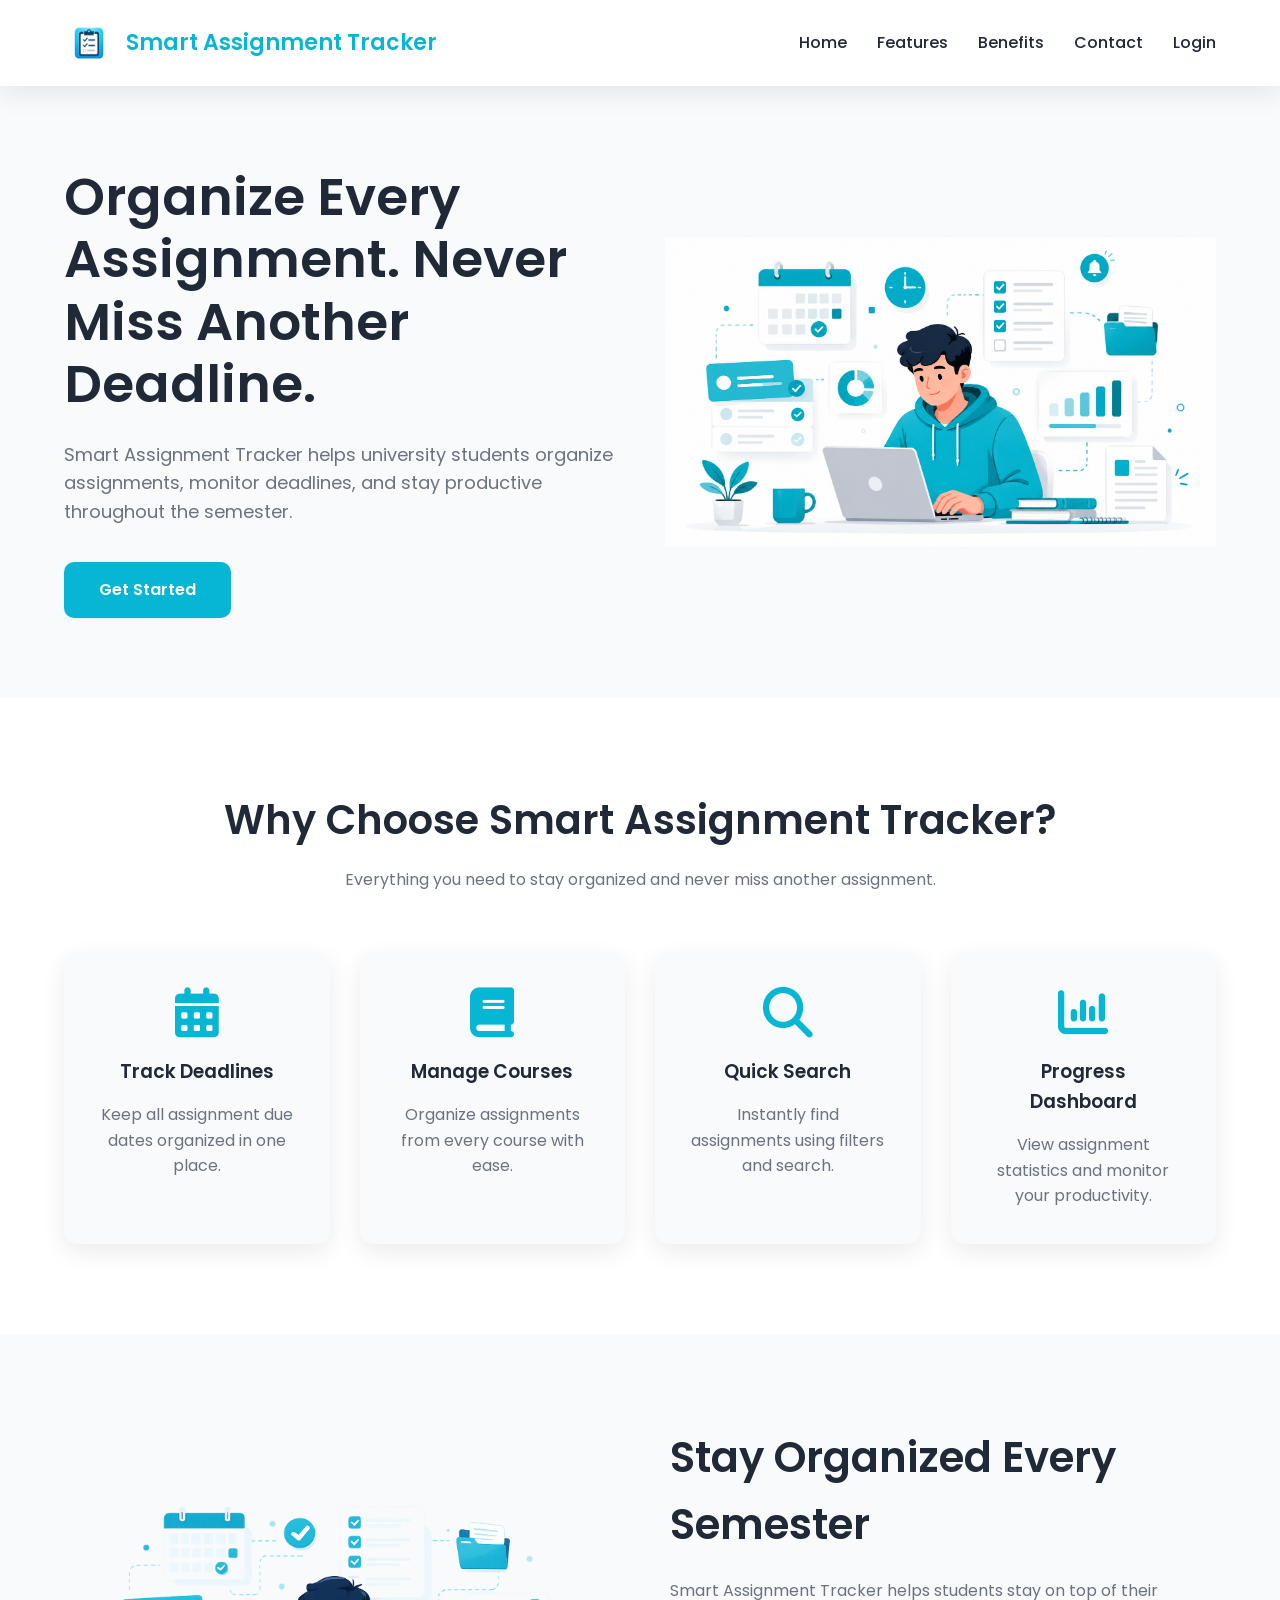
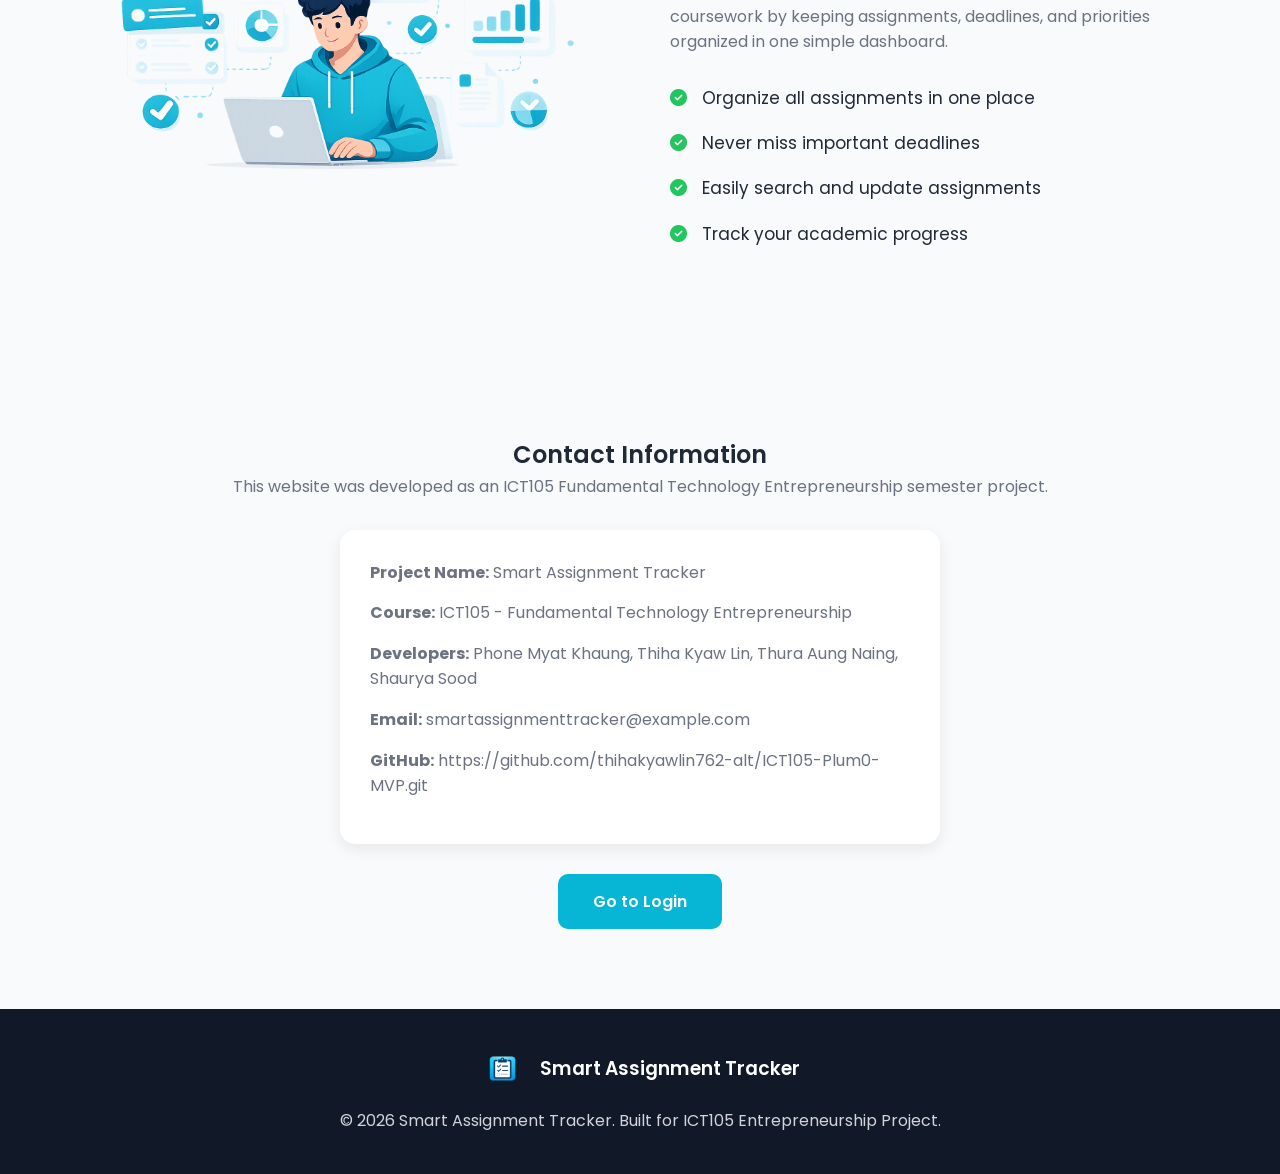
<file: Prototype/SmartAssignmentTracker - Final Prototype Lab 14/index.html>
<!DOCTYPE html>
<html lang="en">
<head>
    <meta charset="UTF-8">
    <meta name="viewport" content="width=device-width, initial-scale=1.0">
    <title>Smart Assignment Tracker</title>

    <!-- CSS -->
    <link rel="stylesheet" href="css/style.css">

    <!-- Font Awesome Icons -->
    <link rel="stylesheet"
    href="https://cdnjs.cloudflare.com/ajax/libs/font-awesome/6.7.2/css/all.min.css">
</head>

<body>

    <!-- =========================
         HEADER
    ========================== -->
    <header class="header">

        <div class="container navbar">

            <div class="logo">

                <img src="assets/logo/logo.png" alt="Smart Assignment Tracker Logo">

                <h2>Smart Assignment Tracker</h2>

            </div>

            <nav>

                <ul>

                    <li><a href="#">Home</a></li>

<li><a href="#features">Features</a></li>

<li><a href="#benefits">Benefits</a></li>

<li><a href="#contact">Contact</a></li>

<li><a href="login.html">Login</a></li>

                </ul>

            </nav>

        </div>

    </header>

    <!-- =========================
         HERO SECTION
    ========================== -->

    <section class="hero">

        <div class="container hero-content">

            <div class="hero-text">

                <h1>
                    Organize Every Assignment.
                    Never Miss Another Deadline.
                </h1>

                <p>

                    Smart Assignment Tracker helps university students
                    organize assignments, monitor deadlines,
                    and stay productive throughout the semester.

                </p>

                <a href="login.html" class="btn-primary">
                    Get Started
                </a>

            </div>

            <div class="hero-image">

                <img src="assets/images/hero-banner.png"
                alt="Hero Banner">

            </div>

        </div>

    </section>

<!-- =========================
     FEATURES
========================== -->

<section id="features" class="features">

    <div class="container">

        <h2 class="section-title">
            Why Choose Smart Assignment Tracker?
        </h2>

        <p class="section-subtitle">
            Everything you need to stay organized and never miss another assignment.
        </p>

        <div class="feature-grid">

            <div class="feature-card">

                <i class="fa-solid fa-calendar-days"></i>

                <h3>Track Deadlines</h3>

                <p>
                    Keep all assignment due dates organized in one place.
                </p>

            </div>

            <div class="feature-card">

                <i class="fa-solid fa-book"></i>

                <h3>Manage Courses</h3>

                <p>
                    Organize assignments from every course with ease.
                </p>

            </div>

            <div class="feature-card">

                <i class="fa-solid fa-magnifying-glass"></i>

                <h3>Quick Search</h3>

                <p>
                    Instantly find assignments using filters and search.
                </p>

            </div>

            <div class="feature-card">

                <i class="fa-solid fa-chart-column"></i>

                <h3>Progress Dashboard</h3>

                <p>
                    View assignment statistics and monitor your productivity.
                </p>

            </div>

        </div>

    </div>

</section>

<!-- =========================
     BENEFITS
========================== -->

<section id="benefits" class="benefits">

    <div class="container benefits-content">

        <div class="benefits-image">

            <img src="assets/images/benefits.png" alt="Benefits Illustration">

        </div>

        <div class="benefits-text">

            <h2>Stay Organized Every Semester</h2>

            <p>
                Smart Assignment Tracker helps students stay on top of their
                coursework by keeping assignments, deadlines, and priorities
                organized in one simple dashboard.
            </p>

            <ul>

                <li><i class="fa-solid fa-circle-check"></i> Organize all assignments in one place</li>

                <li><i class="fa-solid fa-circle-check"></i> Never miss important deadlines</li>

                <li><i class="fa-solid fa-circle-check"></i> Easily search and update assignments</li>

                <li><i class="fa-solid fa-circle-check"></i> Track your academic progress</li>

            </ul>

        </div>

    </div>

</section>

<!-- =========================
     CALL TO ACTION
========================== -->

<section id="contact" class="contact">

    <div class="container">

        <h2>Contact Information</h2>

        <p>
            This website was developed as an ICT105 Fundamental Technology Entrepreneurship semester project.
        </p>

        <div class="contact-info">

            <p><strong>Project Name:</strong> Smart Assignment Tracker</p>

            <p><strong>Course:</strong> ICT105 - Fundamental Technology Entrepreneurship</p>

            <p><strong>Developers:</strong> Phone Myat Khaung, Thiha Kyaw Lin, Thura Aung Naing, Shaurya Sood</p>

            <p><strong>Email:</strong> smartassignmenttracker@example.com</p>

            <p><strong>GitHub:</strong> https://github.com/thihakyawlin762-alt/ICT105-Plum0-MVP.git</p>

        </div>

        <a href="login.html" class="btn-primary">
            Go to Login
        </a>

    </div>

</section>

<!-- =========================
     FOOTER
========================== -->

<footer id="footer" class="footer">

    <div class="container">

        <div class="footer-logo">

            <img src="assets/logo/logo.png" alt="Logo">

            <h3>Smart Assignment Tracker</h3>

        </div>

        <p>
            © 2026 Smart Assignment Tracker. Built for ICT105 Entrepreneurship Project.
        </p>

    </div>

</footer>


</body>
</html>
</file>
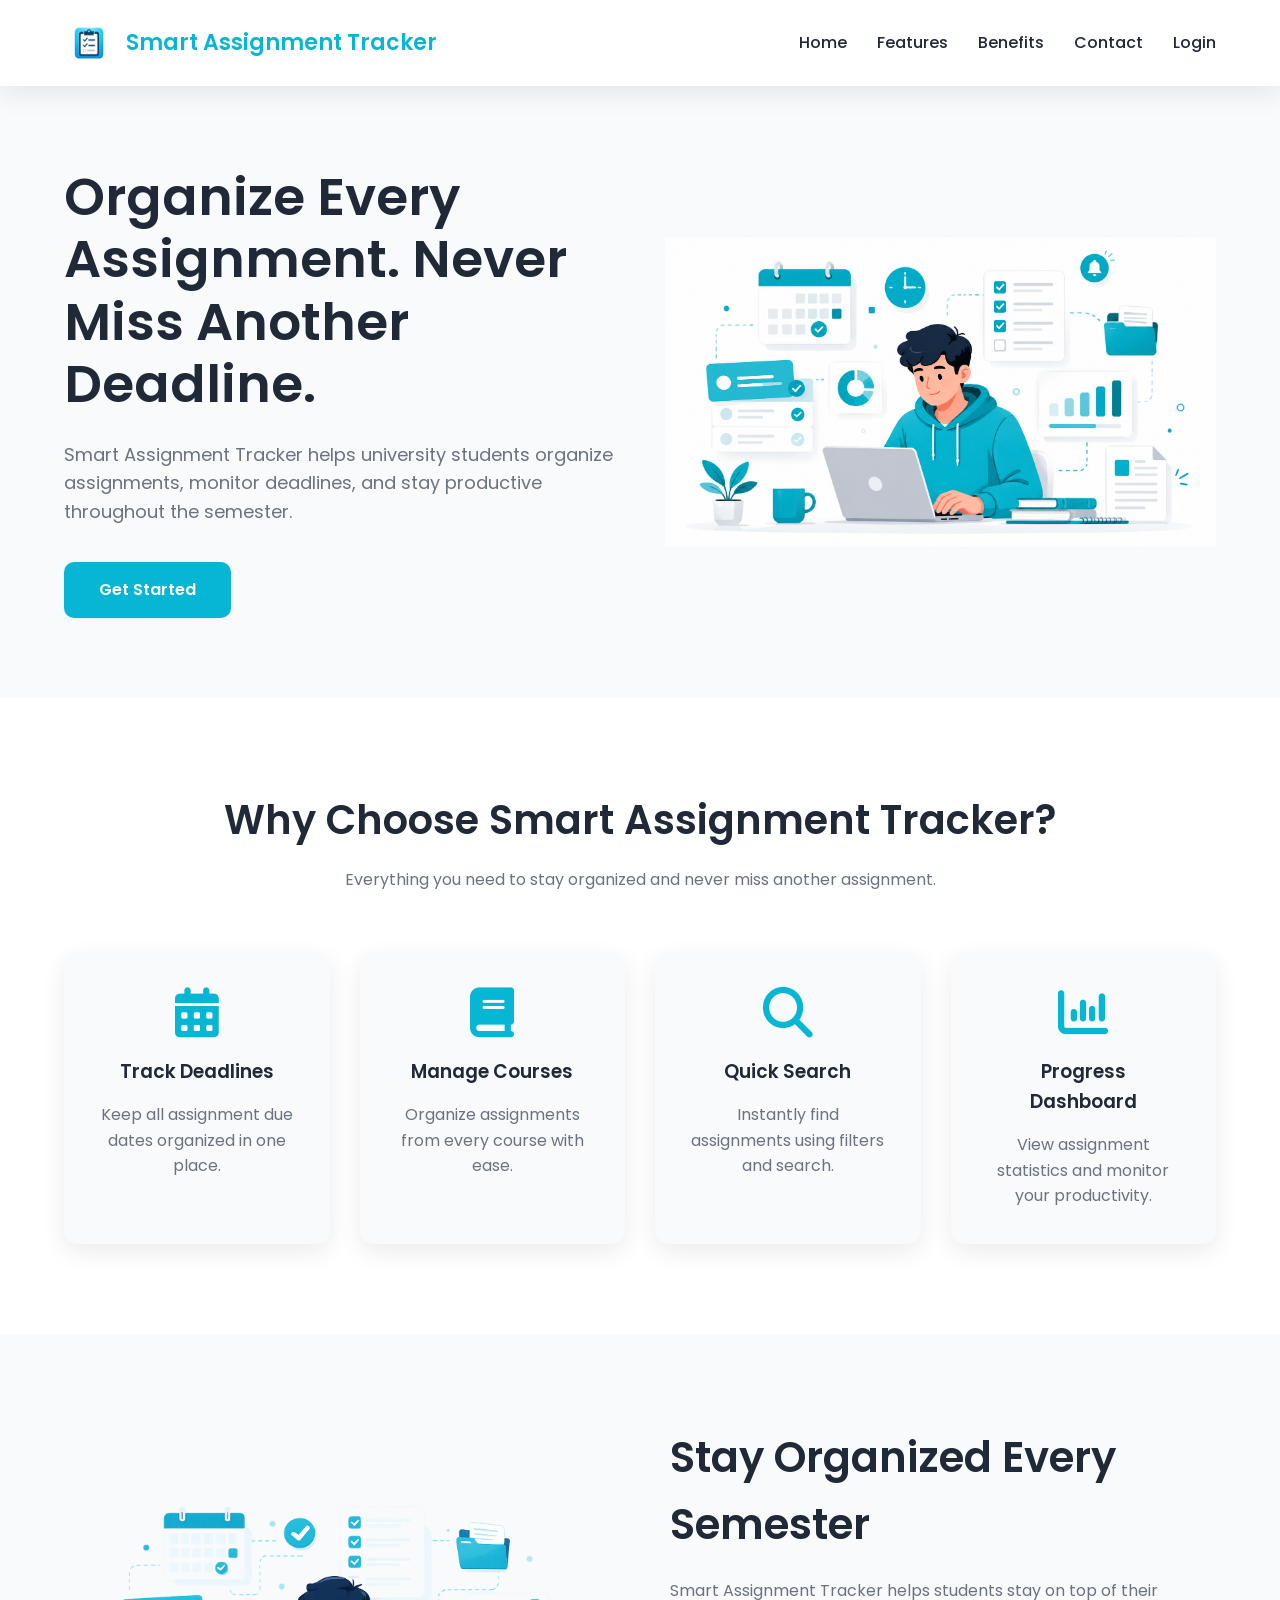
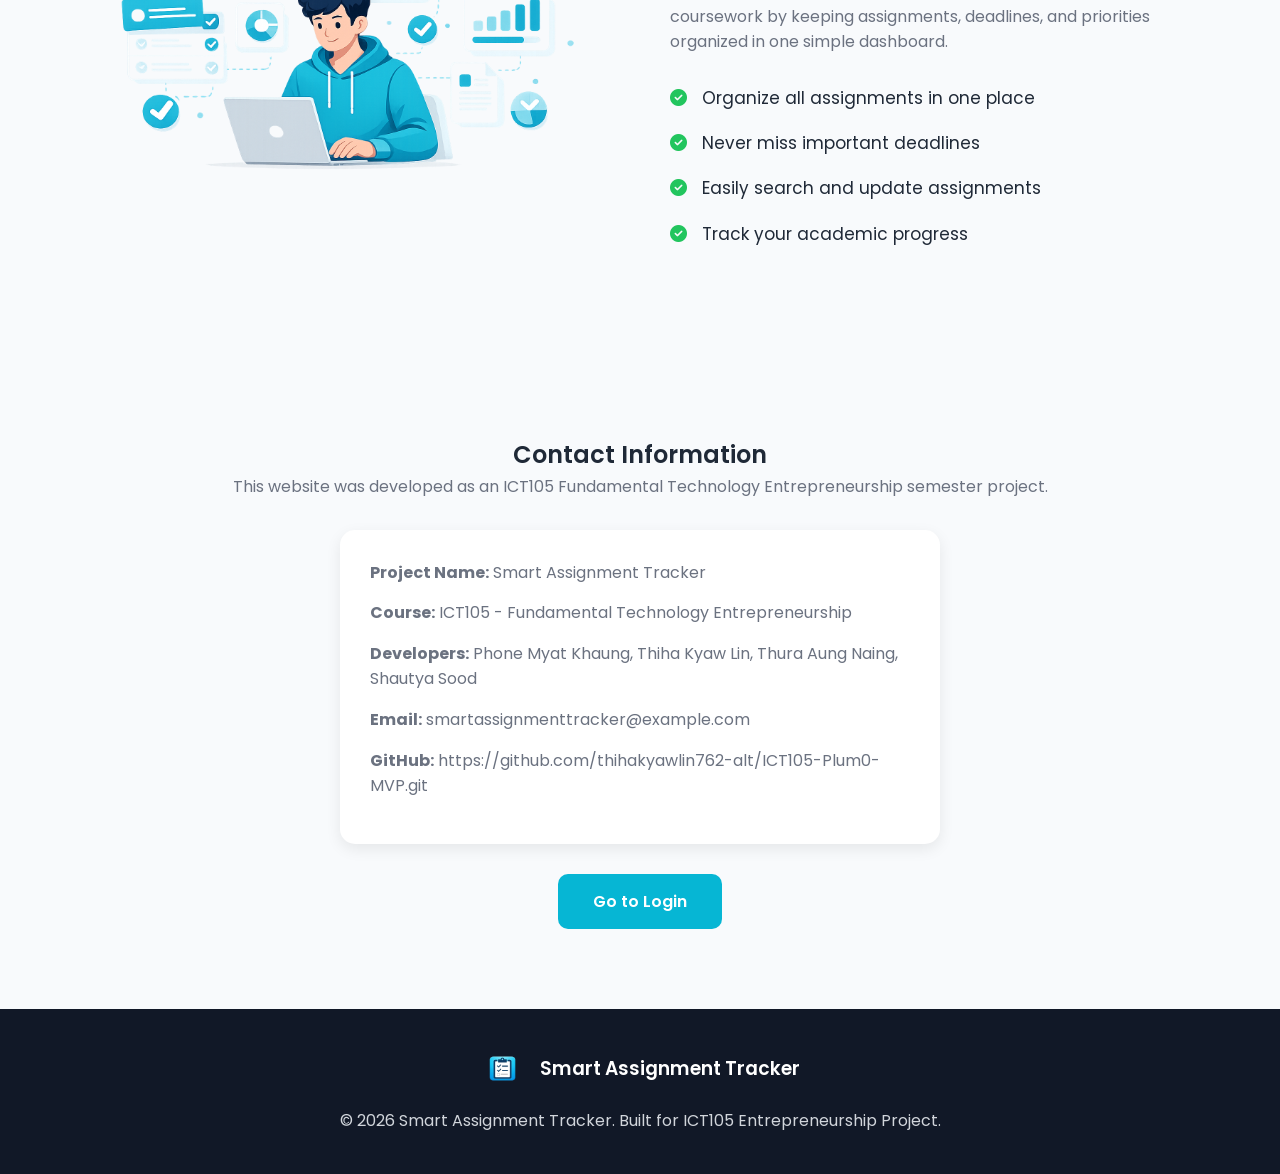
<file: Prototype/SmartAssignmentTracker - Lab 07/index.html>
<!DOCTYPE html>
<html lang="en">
<head>
    <meta charset="UTF-8">
    <meta name="viewport" content="width=device-width, initial-scale=1.0">
    <title>Smart Assignment Tracker</title>

    <!-- CSS -->
    <link rel="stylesheet" href="css/style.css">

    <!-- Font Awesome Icons -->
    <link rel="stylesheet"
    href="https://cdnjs.cloudflare.com/ajax/libs/font-awesome/6.7.2/css/all.min.css">
</head>

<body>

    <!-- =========================
         HEADER
    ========================== -->
    <header class="header">

        <div class="container navbar">

            <div class="logo">

                <img src="assets/logo/logo.png" alt="Smart Assignment Tracker Logo">

                <h2>Smart Assignment Tracker</h2>

            </div>

            <nav>

                <ul>

                    <li><a href="#">Home</a></li>

<li><a href="#features">Features</a></li>

<li><a href="#benefits">Benefits</a></li>

<li><a href="#contact">Contact</a></li>

<li><a href="login.html">Login</a></li>

                </ul>

            </nav>

        </div>

    </header>

    <!-- =========================
         HERO SECTION
    ========================== -->

    <section class="hero">

        <div class="container hero-content">

            <div class="hero-text">

                <h1>
                    Organize Every Assignment.
                    Never Miss Another Deadline.
                </h1>

                <p>

                    Smart Assignment Tracker helps university students
                    organize assignments, monitor deadlines,
                    and stay productive throughout the semester.

                </p>

                <a href="login.html" class="btn-primary">
                    Get Started
                </a>

            </div>

            <div class="hero-image">

                <img src="assets/images/hero-banner.png"
                alt="Hero Banner">

            </div>

        </div>

    </section>

<!-- =========================
     FEATURES
========================== -->

<section id="features" class="features">

    <div class="container">

        <h2 class="section-title">
            Why Choose Smart Assignment Tracker?
        </h2>

        <p class="section-subtitle">
            Everything you need to stay organized and never miss another assignment.
        </p>

        <div class="feature-grid">

            <div class="feature-card">

                <i class="fa-solid fa-calendar-days"></i>

                <h3>Track Deadlines</h3>

                <p>
                    Keep all assignment due dates organized in one place.
                </p>

            </div>

            <div class="feature-card">

                <i class="fa-solid fa-book"></i>

                <h3>Manage Courses</h3>

                <p>
                    Organize assignments from every course with ease.
                </p>

            </div>

            <div class="feature-card">

                <i class="fa-solid fa-magnifying-glass"></i>

                <h3>Quick Search</h3>

                <p>
                    Instantly find assignments using filters and search.
                </p>

            </div>

            <div class="feature-card">

                <i class="fa-solid fa-chart-column"></i>

                <h3>Progress Dashboard</h3>

                <p>
                    View assignment statistics and monitor your productivity.
                </p>

            </div>

        </div>

    </div>

</section>

<!-- =========================
     BENEFITS
========================== -->

<section id="benefits" class="benefits">

    <div class="container benefits-content">

        <div class="benefits-image">

            <img src="assets/images/benefits.png" alt="Benefits Illustration">

        </div>

        <div class="benefits-text">

            <h2>Stay Organized Every Semester</h2>

            <p>
                Smart Assignment Tracker helps students stay on top of their
                coursework by keeping assignments, deadlines, and priorities
                organized in one simple dashboard.
            </p>

            <ul>

                <li><i class="fa-solid fa-circle-check"></i> Organize all assignments in one place</li>

                <li><i class="fa-solid fa-circle-check"></i> Never miss important deadlines</li>

                <li><i class="fa-solid fa-circle-check"></i> Easily search and update assignments</li>

                <li><i class="fa-solid fa-circle-check"></i> Track your academic progress</li>

            </ul>

        </div>

    </div>

</section>

<!-- =========================
     CALL TO ACTION
========================== -->

<section id="contact" class="contact">

    <div class="container">

        <h2>Contact Information</h2>

        <p>
            This website was developed as an ICT105 Fundamental Technology Entrepreneurship semester project.
        </p>

        <div class="contact-info">

            <p><strong>Project Name:</strong> Smart Assignment Tracker</p>

            <p><strong>Course:</strong> ICT105 - Fundamental Technology Entrepreneurship</p>

            <p><strong>Developers:</strong> Phone Myat Khaung, Thiha Kyaw Lin, Thura Aung Naing, Shautya Sood</p>

            <p><strong>Email:</strong> smartassignmenttracker@example.com</p>

            <p><strong>GitHub:</strong> https://github.com/thihakyawlin762-alt/ICT105-Plum0-MVP.git</p>

        </div>

        <a href="login.html" class="btn-primary">
            Go to Login
        </a>

    </div>

</section>

<!-- =========================
     FOOTER
========================== -->

<footer id="footer" class="footer">

    <div class="container">

        <div class="footer-logo">

            <img src="assets/logo/logo.png" alt="Logo">

            <h3>Smart Assignment Tracker</h3>

        </div>

        <p>
            © 2026 Smart Assignment Tracker. Built for ICT105 Entrepreneurship Project.
        </p>

    </div>

</footer>


</body>
</html>
</file>
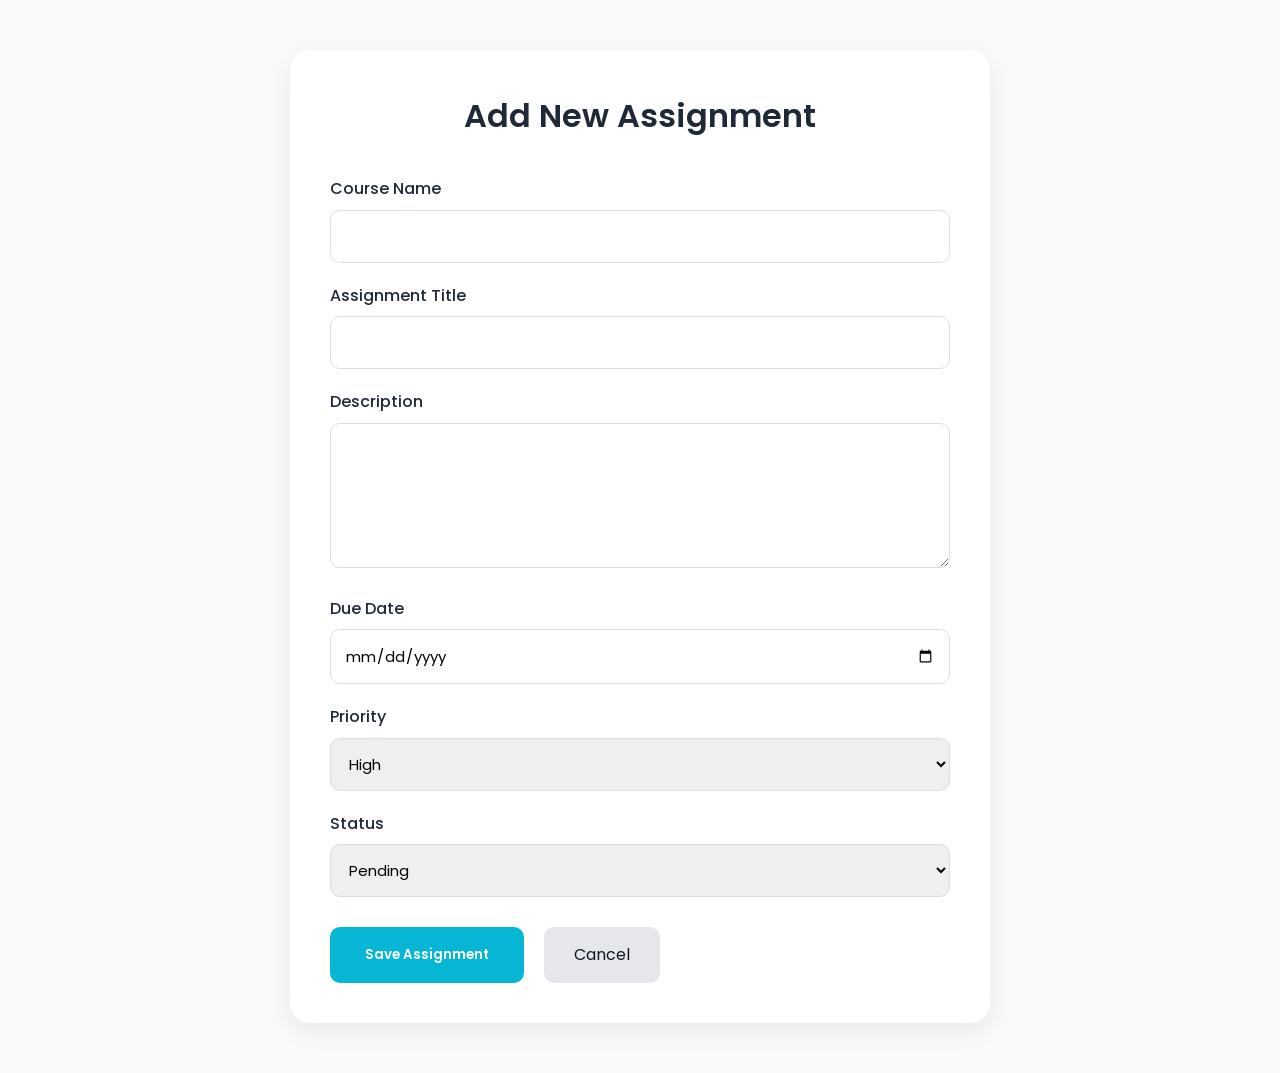
<file: Prototype/SmartAssignmentTracker - Final Prototype Lab 14/add-assignment.html>
<!DOCTYPE html>
<html lang="en">

<head>

    <meta charset="UTF-8">

    <meta name="viewport"
          content="width=device-width, initial-scale=1.0">

    <title>Add Assignment</title>

    <link rel="stylesheet" href="css/style.css">

    <link rel="stylesheet"
    href="https://cdnjs.cloudflare.com/ajax/libs/font-awesome/6.7.2/css/all.min.css">

</head>

<body>

<div class="form-page">

    <div class="form-card">

        <h1>Add New Assignment</h1>

        <form id="assignmentForm">

            <div class="input-group">

                <label>Course Name</label>

                <input
                    type="text"
                    id="course"
                    required>

            </div>

            <div class="input-group">

                <label>Assignment Title</label>

                <input
                    type="text"
                    id="title"
                    required>

            </div>

            <div class="input-group">

                <label>Description</label>

                <textarea
                    id="description"
                    rows="5"
                    required></textarea>

            </div>

            <div class="input-group">

                <label>Due Date</label>

                <input
                    type="date"
                    id="dueDate"
                    required>

            </div>

            <div class="input-group">

                <label>Priority</label>

                <select id="priority">

                    <option>High</option>

                    <option>Medium</option>

                    <option>Low</option>

                </select>

            </div>

            <div class="input-group">

                <label>Status</label>

                <select id="status">

                    <option>Pending</option>

                    <option>Completed</option>

                </select>

            </div>

            <div class="form-buttons">

                <button
                    type="submit"
                    class="btn-primary">

                    Save Assignment

                </button>

                <a href="dashboard.html"
                   class="cancel-btn">

                    Cancel

                </a>

            </div>

        </form>

    </div>

</div>

<script src="js/storage.js"></script>
<script src="js/script.js"></script>

</body>
</html>
</file>
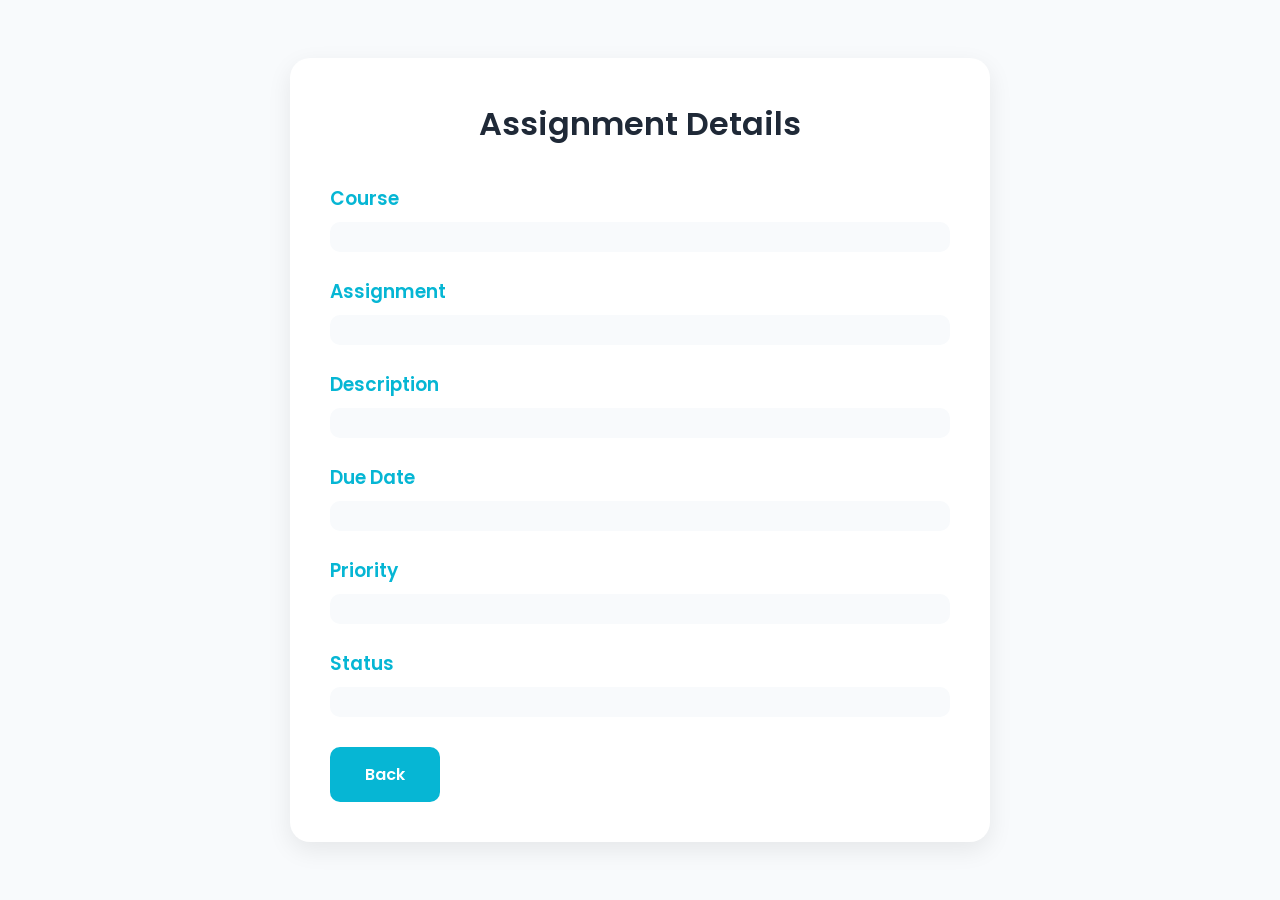
<file: Prototype/SmartAssignmentTracker - Final Prototype Lab 14/assignment-details.html>
<!DOCTYPE html>
<html lang="en">

<head>

    <meta charset="UTF-8">

    <meta name="viewport"
          content="width=device-width, initial-scale=1.0">

    <title>Assignment Details</title>

    <link rel="stylesheet" href="css/style.css">

    <link rel="stylesheet"
    href="https://cdnjs.cloudflare.com/ajax/libs/font-awesome/6.7.2/css/all.min.css">

</head>

<body>

<div class="form-page">

    <div class="form-card">

        <h1>Assignment Details</h1>

        <div class="detail-group">

            <h3>Course</h3>

            <p id="detail-course"></p>

        </div>

        <div class="detail-group">

            <h3>Assignment</h3>

            <p id="detail-title"></p>

        </div>

        <div class="detail-group">

            <h3>Description</h3>

            <p id="detail-description"></p>

        </div>

        <div class="detail-group">

            <h3>Due Date</h3>

            <p id="detail-date"></p>

        </div>

        <div class="detail-group">

            <h3>Priority</h3>

            <p id="detail-priority"></p>

        </div>

        <div class="detail-group">

            <h3>Status</h3>

            <p id="detail-status"></p>

        </div>

        <div class="form-buttons">

            <a href="dashboard.html"
               class="btn-primary">

                Back

            </a>

        </div>

    </div>

</div>

<script src="js/details.js"></script>

</body>

</html>
</file>
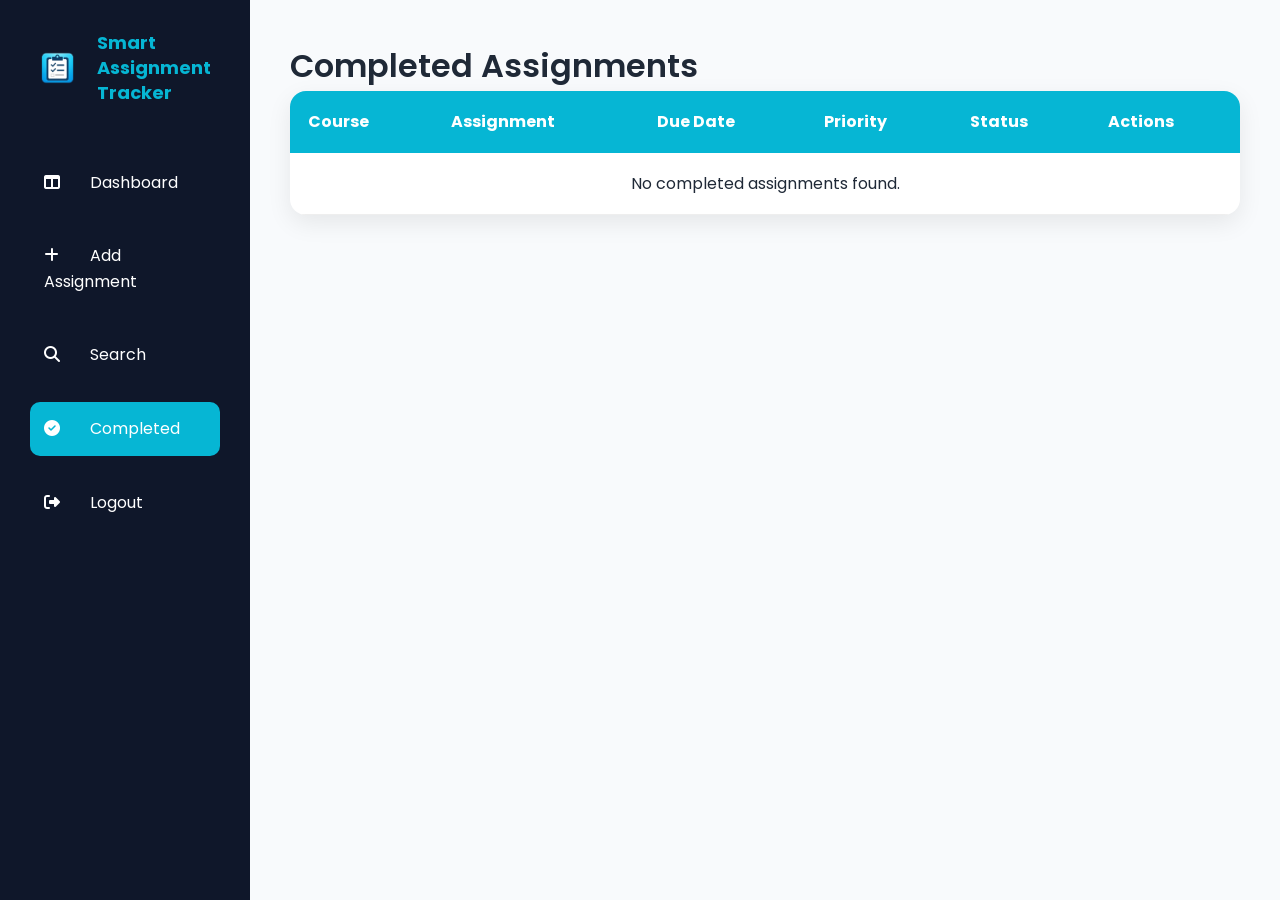
<file: Prototype/SmartAssignmentTracker - Final Prototype Lab 14/completed.html>
<!DOCTYPE html>
<html lang="en">

<head>

    <meta charset="UTF-8">

    <meta name="viewport" content="width=device-width, initial-scale=1.0">

    <title>Completed Assignments | Smart Assignment Tracker</title>

    <link rel="stylesheet" href="css/style.css">

    <link rel="stylesheet"
          href="https://cdnjs.cloudflare.com/ajax/libs/font-awesome/6.7.2/css/all.min.css">

</head>

<body>

<div class="dashboard-container">

    <aside class="sidebar">

        <div class="sidebar-logo">

            <img src="assets/logo/logo.png" alt="Logo">

            <h2>
                Smart<br>
                Assignment<br>
                Tracker
            </h2>

        </div>

        <ul>

            <li><a href="dashboard.html"><i class="fa-solid fa-table-columns"></i> Dashboard</a></li>

            <li><a href="add-assignment.html"><i class="fa-solid fa-plus"></i> Add Assignment</a></li>

            <li><a href="search.html"><i class="fa-solid fa-magnifying-glass"></i> Search</a></li>

            <li class="active">
                <a href="completed.html">
                    <i class="fa-solid fa-circle-check"></i> Completed
                </a>
            </li>

            <li><a href="index.html"><i class="fa-solid fa-right-from-bracket"></i> Logout</a></li>

        </ul>

    </aside>

    <main class="dashboard-content">

        <h1>Completed Assignments</h1>

        <table class="assignment-table">

            <thead>

                <tr>

                    <th>Course</th>
                    <th>Assignment</th>
                    <th>Due Date</th>
                    <th>Priority</th>
                    <th>Status</th>
                    <th>Actions</th>

                </tr>

            </thead>

            <tbody>

            </tbody>

        </table>

    </main>

</div>

<script src="js/storage.js"></script>
<script src="js/ui.js"></script>
<script src="js/completed.js"></script>

</body>

</html>
</file>
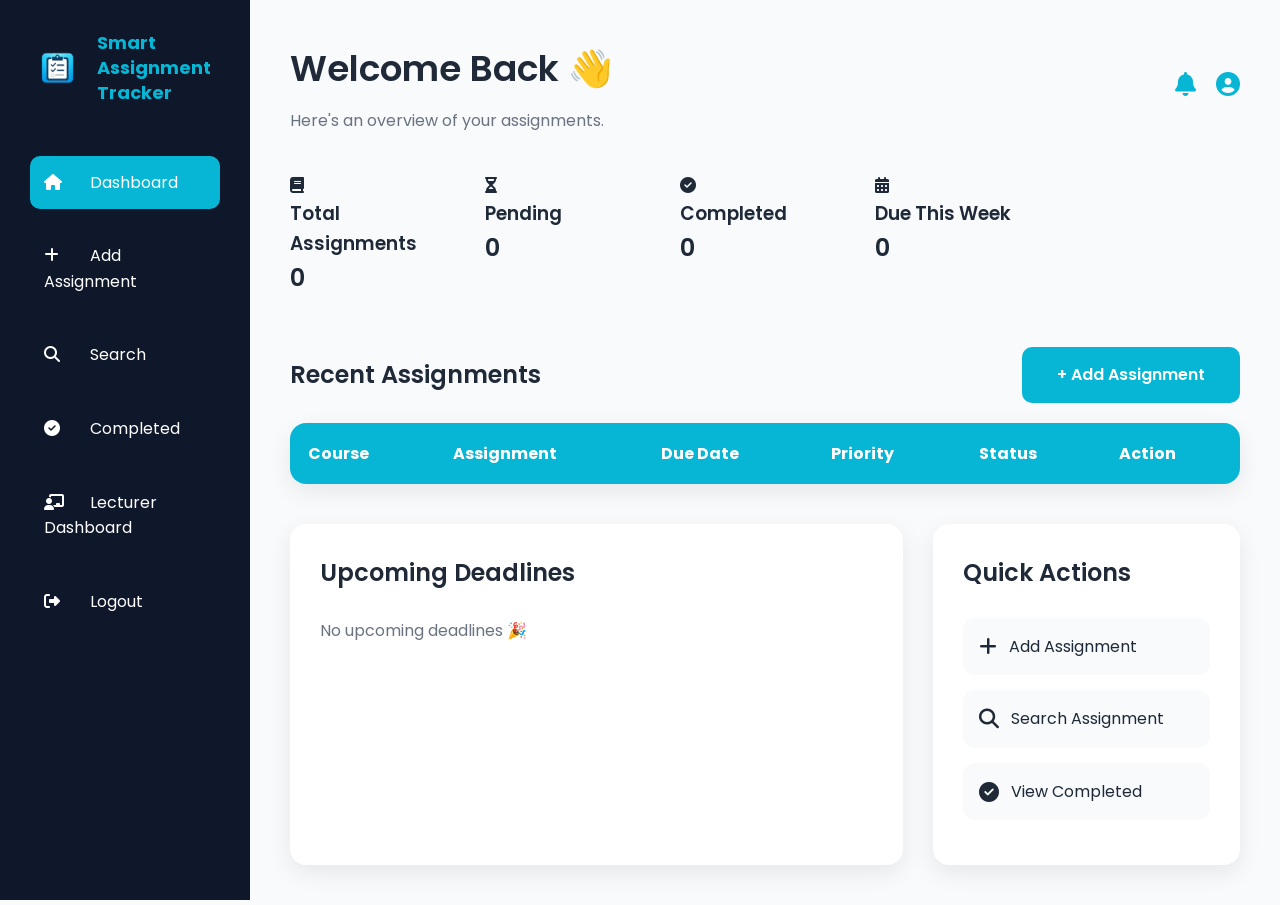
<file: Prototype/SmartAssignmentTracker - Final Prototype Lab 14/dashboard.html>
<!DOCTYPE html>
<html lang="en">

<head>

    <meta charset="UTF-8">

    <meta name="viewport" content="width=device-width, initial-scale=1.0">

    <title>Dashboard | Smart Assignment Tracker</title>

    <link rel="stylesheet" href="css/style.css">

    <link rel="stylesheet"
    href="https://cdnjs.cloudflare.com/ajax/libs/font-awesome/6.7.2/css/all.min.css">

</head>

<body>

<div class="dashboard">

    <!-- Sidebar -->
    <aside class="sidebar">

        <div class="sidebar-logo">

    <img src="assets/logo/logo.png" alt="Logo">

    <h2>
        Smart<br>
        Assignment<br>
        Tracker
    </h2>

</div>
<ul>

    <li class="active">
        <a href="dashboard.html">
            <i class="fa-solid fa-house"></i>
            Dashboard
        </a>
    </li>

    <li>
        <a href="add-assignment.html">
            <i class="fa-solid fa-plus"></i>
            Add Assignment
        </a>
    </li>

    <li>
        <a href="search.html">
            <i class="fa-solid fa-magnifying-glass"></i>
            Search
        </a>
    </li>

    <li>
        <a href="completed.html">
            <i class="fa-solid fa-circle-check"></i>
            Completed
        </a>
    </li>

    <li>
    <a href="lecturer-dashboard.html">
        <i class="fa-solid fa-chalkboard-user"></i>
        Lecturer Dashboard
    </a>
</li>


    <li>
        <a href="login.html">
            <i class="fa-solid fa-right-from-bracket"></i>
            Logout
        </a>
    </li>

</ul>

    </aside>

    <!-- Main Content -->
    <main class="main-content">

<!-- Dashboard Header -->

<div class="dashboard-header">

    <div>

        <h1>Welcome Back 👋</h1>

        <p>
            Here's an overview of your assignments.
        </p>

    </div>

    <div class="header-icons">

    <div class="notification-wrapper">

        <i class="fa-solid fa-bell" id="notificationBell"></i>

        <div class="notification-dropdown" id="notificationDropdown">

            <h3>Notifications</h3>

            <div id="notificationList">

            </div>

        </div>

    </div>

    <i class="fa-solid fa-user-circle"></i>

</div>

</div>

<!-- Statistics -->

<div class="stats-container">

    <div class="stat-card">

        <i class="fa-solid fa-book"></i>

        <h3>Total Assignments</h3>

        <h2>12</h2>

    </div>

    <div class="stat-card">

        <i class="fa-solid fa-hourglass-half"></i>

        <h3>Pending</h3>

        <h2>7</h2>

    </div>

    <div class="stat-card">

        <i class="fa-solid fa-circle-check"></i>

        <h3>Completed</h3>

        <h2>5</h2>

    </div>

    <div class="stat-card">

        <i class="fa-solid fa-calendar-days"></i>

        <h3>Due This Week</h3>

        <h2>3</h2>

    </div>

</div>

<!-- =========================
     RECENT ASSIGNMENTS
========================== -->

<section class="assignment-section">

    <div class="section-header">

        <h2>Recent Assignments</h2>

        <a href="add-assignment.html" class="btn-primary">
            + Add Assignment
        </a>

    </div>

    <table class="assignment-table">

        <thead>

            <tr>

                <th>Course</th>

                <th>Assignment</th>

                <th>Due Date</th>

                <th>Priority</th>

                <th>Status</th>

                <th>Action</th>

            </tr>

        </thead>

<tbody>

</tbody>

    </table>

</section>

<!-- =========================
     BOTTOM PANELS
========================== -->

<div class="dashboard-bottom">

    <!-- Upcoming Deadlines -->

    <div class="deadline-card">

    <h2>Upcoming Deadlines</h2>

    <div id="deadlineList">

    </div>

</div>

    <!-- Quick Actions -->

    <div class="quick-card">

        <h2>Quick Actions</h2>

        <a href="add-assignment.html" class="quick-btn">

            <i class="fa-solid fa-plus"></i>

            Add Assignment

        </a>

        <a href="search.html" class="quick-btn">

            <i class="fa-solid fa-magnifying-glass"></i>

            Search Assignment

        </a>

        <a href="completed.html" class="quick-btn">

            <i class="fa-solid fa-circle-check"></i>

            View Completed

        </a>

    </div>

</div>

    </main>

</div>

<script src="js/storage.js"></script>
<script src="js/ui.js"></script>
<script src="js/dashboard.js"></script>
<script src="js/assignment.js"></script>

</body>

</html>
</file>
<file: Prototype/SmartAssignmentTracker - Final Prototype Lab 14/css/style.css>
/* ==========================================
   Smart Assignment Tracker
   Global Styles
========================================== */

/* Google Font */
@import url('https://fonts.googleapis.com/css2?family=Poppins:wght@300;400;500;600;700&display=swap');

html{

    scroll-behavior:smooth;

}

:root{

    /* ===== Colors ===== */
    --primary: #06B6D4;
    --primary-hover: #0891B2;

    --background: #F8FAFC;
    --card: #FFFFFF;

    --text: #1F2937;
    --text-light: #6B7280;

    --success: #22C55E;
    --warning: #F59E0B;
    --danger: #EF4444;

    /* ===== Design ===== */
    --radius: 14px;
    --shadow: 0 8px 25px rgba(0,0,0,.08);
    --transition: 0.3s ease;
}

/* Reset */
*{
    margin:0;
    padding:0;
    box-sizing:border-box;
}

/* Body */
body{
    font-family:'Poppins', sans-serif;
    background:var(--background);
    color:var(--text);
    line-height:1.6;
}

/* Container */
.container{
    width:90%;
    max-width:1200px;
    margin:auto;
}

/* Images */
img{
    max-width:100%;
    display:block;
}

/* Links */
a{
    text-decoration:none;
    color:inherit;
}

/* Lists */
ul{
    list-style:none;
}

/* Buttons */
button{
    font-family:'Poppins', sans-serif;
    cursor:pointer;
    border:none;
    transition:var(--transition);
}

/* Inputs */
input,
textarea,
select{
    font-family:'Poppins', sans-serif;
    outline:none;
}

/* Headings */
h1,h2,h3,h4,h5,h6{
    font-weight:600;
}

/* Paragraph */
p{
    color:var(--text-light);
}

/* ==========================================
   HEADER
========================================== */

.header{
    background: white;
    box-shadow: var(--shadow);
    position: sticky;
    top: 0;
    z-index: 1000;
}

.navbar{
    display: flex;
    justify-content: space-between;
    align-items: center;
    padding: 18px 0;
}

.logo{
    display: flex;
    align-items: center;
    gap: 12px;
}

.logo img{
    width: 50px;
    height: 50px;
}

.logo h2{
    font-size: 22px;
    color: var(--primary);
}

nav ul{
    display: flex;
    gap: 30px;
    align-items: center;
}

nav a{
    font-weight: 500;
    transition: var(--transition);
}

nav a:hover{
    color: var(--primary);
}

.login-btn{
    background: var(--primary);
    color: white;
    padding: 10px 22px;
    border-radius: 8px;
}

.login-btn:hover{
    background: var(--primary-hover);
    color: white;
}

/* ==========================================
   HERO SECTION
========================================== */

.hero{
    padding: 80px 0;
}

.hero-content{
    display: flex;
    align-items: center;
    justify-content: space-between;
    gap: 50px;
}

.hero-text{
    flex: 1;
}

.hero-text h1{
    font-size: 52px;
    line-height: 1.2;
    margin-bottom: 25px;
}

.hero-text p{
    font-size: 18px;
    margin-bottom: 35px;
}

.btn-primary{
    display: inline-block;
    background: var(--primary);
    color: white;
    padding: 15px 35px;
    border-radius: 10px;
    font-weight: 600;
    transition: var(--transition);
}

.btn-primary:hover{
    background: var(--primary-hover);
    transform: translateY(-2px);
}

.hero-image{
    flex: 1;
}

.hero-image img{
    width: 100%;
}

/* ==========================================
   FEATURES
========================================== */

.features{

    padding:90px 0;

    background:white;

}

.section-title{

    text-align:center;

    font-size:40px;

    margin-bottom:15px;

}

.section-subtitle{

    text-align:center;

    color:var(--text-light);

    margin-bottom:60px;

}

.feature-grid{

    display:grid;

    grid-template-columns:repeat(auto-fit,minmax(240px,1fr));

    gap:30px;

}

.feature-card{

    background:var(--background);

    padding:35px;

    border-radius:var(--radius);

    text-align:center;

    transition:var(--transition);

    box-shadow:var(--shadow);

}

.feature-card:hover{

    transform:translateY(-8px);

}

.feature-card i{

    font-size:50px;

    color:var(--primary);

    margin-bottom:20px;

}

.feature-card h3{

    margin-bottom:15px;

}

/* ==========================================
   BENEFITS
========================================== */

.benefits{
    padding:90px 0;
    background:var(--background);
}

.benefits-content{
    display:flex;
    align-items:center;
    gap:60px;
}

.benefits-image{
    flex:1;
}

.benefits-image img{
    width:100%;
}

.benefits-text{
    flex:1;
}

.benefits-text h2{
    font-size:42px;
    margin-bottom:20px;
}

.benefits-text p{
    margin-bottom:30px;
}

.benefits-text ul li{
    margin-bottom:18px;
    font-size:17px;
}

.benefits-text i{
    color:var(--success);
    margin-right:10px;
}

/* ==========================================
   CALL TO ACTION
========================================== */

.cta{

    background: var(--primary);

    color:white;

    text-align:center;

    padding:90px 20px;

}

.cta h2{

    font-size:42px;

    margin-bottom:20px;

}

.cta p{

    color:white;

    max-width:700px;

    margin:0 auto 35px;

    font-size:18px;

}

.cta .btn-primary{

    background:white;

    color:var(--primary);

}

.cta .btn-primary:hover{

    background:#f1f5f9;

}

/* ==========================================
   FOOTER
========================================== */

.footer{

    background:#111827;

    color:white;

    padding:40px 0;

    text-align:center;

}

.footer-logo{

    display:flex;

    justify-content:center;

    align-items:center;

    gap:15px;

    margin-bottom:20px;

}

.footer-logo img{

    width:45px;

}

.footer p{

    color:#D1D5DB;

}

/* ==========================================
   LOGIN PAGE
========================================== */

.login-page{

    min-height:100vh;

    display:flex;

    justify-content:center;

    align-items:center;

    background:linear-gradient(135deg,#06B6D4,#0891B2);

    padding:20px;

}

.login-card{

    background:white;

    width:420px;

    padding:40px;

    border-radius:20px;

    box-shadow:var(--shadow);

    text-align:center;

}

.login-card img{

    width:80px;

    margin:0 auto 20px;

}

.login-card h2{

    margin-bottom:10px;

}

.login-card p{

    margin-bottom:30px;

}

.input-group{

    text-align:left;

    margin-bottom:20px;

}

.input-group label{

    display:block;

    margin-bottom:8px;

    font-weight:500;

}

.input-group input{

    width:100%;

    padding:14px;

    border:1px solid #ddd;

    border-radius:10px;

    font-size:15px;

}

.input-group input:focus{

    border-color:var(--primary);

}

.login-options{

    display:flex;

    justify-content:space-between;

    align-items:center;

    margin-bottom:25px;

    font-size:14px;

}

.login-options a{

    color:var(--primary);

}

.login-button{

    width:100%;

}

.back-home{

    display:inline-block;

    margin-top:25px;

    color:var(--primary);

    font-weight:500;

}

/* ==========================================
   DASHBOARD LAYOUT
========================================== */

.dashboard{

    display:flex;

    min-height:100vh;

}

/* Sidebar */

.sidebar{

    width:260px;

    background:#0F172A;

    color:white;

    padding:30px;

}

.sidebar-logo{

    display:flex;

    align-items:center;

    gap:12px;

    margin-bottom:50px;

}

.sidebar-logo img{

    width:55px;

}

.sidebar-logo h2{

    font-size:18px;

    line-height:1.4;

    color:var(--primary);

    font-weight:700;

}

.sidebar ul{

    display:flex;

    flex-direction:column;

    gap:20px;

}

.sidebar li{

    padding:14px;

    border-radius:10px;

    cursor:pointer;

    transition:.3s;

}

.sidebar li:hover{

    background:rgba(255,255,255,.1);

}

.sidebar li.active{

    background:var(--primary);

}

.sidebar i{

    width:30px;

}

.sidebar li a{

    display:block;

    color:white;

}

.sidebar li a i{

    margin-right:12px;

}

.sidebar {
    position: fixed;
    top: 0;
    left: 0;
    height: 100vh;
    width: 250px;
    overflow-y: auto;
}

/* Main Content */

.main-content{

    flex:1;

    margin-left:250px;

    padding:40px;

}

.main-content h1{

    font-size:36px;

    margin-bottom:10px;

}



/* ==========================================
   DASHBOARD HEADER
========================================== */

.dashboard-header{

    display:flex;

    justify-content:space-between;

    align-items:center;

    margin-bottom:40px;

}

.header-icons{

    display:flex;

    gap:20px;

}

.header-icons i{

    font-size:24px;

    color:var(--primary);

    cursor:pointer;

}
/* ==========================================
   STATISTICS
========================================== */

.stats-container{

    display:grid;

    grid-template-columns:repeat(5,1fr);

    gap:25px;

    margin-bottom:30px;

}
/* ==========================================
   RECENT ASSIGNMENTS
========================================== */

.assignment-section{

    margin-top:50px;

}

.section-header{

    display:flex;

    justify-content:space-between;

    align-items:center;

    margin-bottom:20px;

}

.assignment-table{

    width:100%;

    border-collapse:collapse;

    background:white;

    border-radius:16px;

    overflow:hidden;

    box-shadow:var(--shadow);

}

.assignment-table th{

    background:var(--primary);

    color:white;

    padding:18px;

    text-align:left;

}

.assignment-table td{

    padding:18px;

    border-bottom:1px solid #eee;

}

.assignment-table tr:hover{

    background:#f8fafc;

}

.priority{

    padding:6px 12px;

    border-radius:20px;

    color:white;

    font-size:14px;

}

.priority.high{

    background:#EF4444;

}

.priority.medium{

    background:#F59E0B;

}

.priority.low{

    background:#10B981;

}

.status{

    padding:6px 12px;

    border-radius:20px;

    font-size:14px;

    color:white;

}

.status.pending{
    background:#F59E0B;
}

.status.completed{
    background:#10B981;
}

.assignment-table a{

    color:var(--primary);

    font-size:18px;

}

/* ==========================================
   DASHBOARD BOTTOM
========================================== */

.dashboard-bottom{

    display:grid;

    grid-template-columns:2fr 1fr;

    gap:30px;

    margin-top:40px;

}

.deadline-card,
.quick-card,
.analytics-card{

    background:white;

    padding:30px;

    border-radius:16px;

    box-shadow:var(--shadow);

}

.deadline-card h2,
.quick-card h2,
.analytics-card h2{

    margin-bottom:25px;

}

.deadline-item{

    display:flex;

    align-items:center;

    justify-content:space-between;

    padding:18px 0;

    border-bottom:1px solid #eee;

}

.deadline-item:last-child{

    border-bottom:none;

}

.deadline-item i{

    color:var(--primary);

    font-size:24px;

    margin-right:15px;

}

.deadline-item div{

    flex:1;

}

.deadline-item span{

    color:#EF4444;

    font-weight:600;

}

.quick-btn{

    display:flex;

    align-items:center;

    gap:12px;

    margin-bottom:15px;

    padding:16px;

    background:var(--background);

    border-radius:12px;

    transition:var(--transition);

    color:var(--text);

}

.quick-btn:hover{

    background:var(--primary);

    color:white;

}

.quick-btn i{

    font-size:20px;

}

/* ==========================================
   ADD ASSIGNMENT PAGE
========================================== */

.form-page{

    min-height:100vh;

    display:flex;

    justify-content:center;

    align-items:center;

    padding:50px;

    background:var(--background);

}

.form-card{

    background:white;

    width:700px;

    padding:40px;

    border-radius:20px;

    box-shadow:var(--shadow);

}

.form-card h1{

    text-align:center;

    margin-bottom:35px;

}

textarea,
select{

    width:100%;

    padding:14px;

    border:1px solid #ddd;

    border-radius:10px;

    font-size:15px;

}

.form-buttons{

    display:flex;

    gap:20px;

    margin-top:30px;

}

.cancel-btn{

    background:#E5E7EB;

    padding:15px 30px;

    border-radius:10px;

    color:#111827;

    text-align:center;

}

/* ==========================================
   ACTION BUTTONS
========================================== */

.action-buttons{

    display:flex;

    gap:10px;

}

.action-buttons button{

    border:none;

    padding:10px;

    border-radius:8px;

    cursor:pointer;

    transition:.3s;

}

.view-btn{

    background:#E0F2FE;

    color:#0284C7;

}

.edit-btn{

    background:#FEF3C7;

    color:#D97706;

}

.delete-btn{

    background:#FEE2E2;

    color:#DC2626;

}

.action-buttons button:hover{

    transform:scale(1.08);

}

/* ==========================================
   DETAILS PAGE
========================================== */

.detail-group{

    margin-bottom:25px;

}

.detail-group h3{

    margin-bottom:8px;

    color:var(--primary);

}

.detail-group p{

    background:#F8FAFC;

    padding:15px;

    border-radius:10px;

}

/* ==========================================
   CONTACT SECTION
========================================== */

.contact{

    padding:80px 20px;

    text-align:center;

    background:#F8FAFC;

}

.contact-info{

    max-width:600px;

    margin:30px auto;

    text-align:left;

    background:#FFFFFF;

    padding:30px;

    border-radius:15px;

    box-shadow:0 5px 15px rgba(0,0,0,0.08);

}

.contact-info p{

    margin-bottom:15px;

}

.complete-btn{

    background:#22C55E;

    color:white;

    border:none;

    padding:8px 12px;

    border-radius:8px;

    cursor:pointer;

    margin-right:5px;

}

.complete-btn:hover{

    background:#16A34A;

}

/* ==========================================
   DASHBOARD CONTAINER
========================================== */

.dashboard-container{

    display:flex;

    min-height:100vh;

}

.dashboard-content{

    flex:1;

    margin-left:250px;

    padding:40px;

}

/* ==========================================
   SEARCH PAGE
========================================== */

.search-bar{

    display:flex;

    gap:15px;

    align-items:center;

    margin:25px 0;

    flex-wrap:wrap;

}

.search-bar input{

    flex:1;

    min-width:250px;

    padding:15px;

    border:1px solid #D1D5DB;

    border-radius:12px;

    font-size:16px;

}

.search-bar select{

    padding:15px;

    border:1px solid #D1D5DB;

    border-radius:12px;

    font-size:16px;

    min-width:180px;

}

/* ==========================
   NOTIFICATIONS
========================== */

.notification-wrapper{

    position:relative;

}

.notification-dropdown{

    position:absolute;

    top:45px;

    right:0;

    width:320px;

    background:#fff;

    border-radius:12px;

    box-shadow:0 10px 25px rgba(0,0,0,.15);

    display:none;

    z-index:1000;

    overflow:hidden;

}

.notification-dropdown h3{

    padding:15px;

    border-bottom:1px solid #eee;

    font-size:18px;

}

.notification-item{

    display:flex;

    gap:12px;

    padding:15px;

    border-bottom:1px solid #eee;

}

.notification-item:last-child{

    border-bottom:none;

}

.notification-item i{

    color:#F59E0B;

    margin-top:4px;

}

.notification-item h4{

    font-size:15px;

    margin-bottom:4px;

}

.notification-item p{

    font-size:13px;

    color:#666;

}

.notification-dropdown.show{

    display:block;

}

/* ==========================
   COURSE ANALYTICS
========================== */

.analytics-item{

    display:flex;

    justify-content:space-between;

    padding:14px 0;

    border-bottom:1px solid #eee;

}

.analytics-item:last-child{

    border-bottom:none;

}

.analytics-item strong{

    color:var(--primary);

    font-size:18px;

}

.search-box{

    margin:20px 0;

}

.search-box input{

    width:100%;

    padding:14px 18px;

    border:1px solid #ddd;

    border-radius:10px;

    font-size:16px;

    outline:none;

}

.search-box input:focus{

    border-color:var(--primary);

}
</file>
<file: Prototype/SmartAssignmentTracker - Lab 07/css/style.css>
/* ==========================================
   Smart Assignment Tracker
   Global Styles
========================================== */

/* Google Font */
@import url('https://fonts.googleapis.com/css2?family=Poppins:wght@300;400;500;600;700&display=swap');

html{

    scroll-behavior:smooth;

}

:root{

    /* ===== Colors ===== */
    --primary: #06B6D4;
    --primary-hover: #0891B2;

    --background: #F8FAFC;
    --card: #FFFFFF;

    --text: #1F2937;
    --text-light: #6B7280;

    --success: #22C55E;
    --warning: #F59E0B;
    --danger: #EF4444;

    /* ===== Design ===== */
    --radius: 14px;
    --shadow: 0 8px 25px rgba(0,0,0,.08);
    --transition: 0.3s ease;
}

/* Reset */
*{
    margin:0;
    padding:0;
    box-sizing:border-box;
}

/* Body */
body{
    font-family:'Poppins', sans-serif;
    background:var(--background);
    color:var(--text);
    line-height:1.6;
}

/* Container */
.container{
    width:90%;
    max-width:1200px;
    margin:auto;
}

/* Images */
img{
    max-width:100%;
    display:block;
}

/* Links */
a{
    text-decoration:none;
    color:inherit;
}

/* Lists */
ul{
    list-style:none;
}

/* Buttons */
button{
    font-family:'Poppins', sans-serif;
    cursor:pointer;
    border:none;
    transition:var(--transition);
}

/* Inputs */
input,
textarea,
select{
    font-family:'Poppins', sans-serif;
    outline:none;
}

/* Headings */
h1,h2,h3,h4,h5,h6{
    font-weight:600;
}

/* Paragraph */
p{
    color:var(--text-light);
}

/* ==========================================
   HEADER
========================================== */

.header{
    background: white;
    box-shadow: var(--shadow);
    position: sticky;
    top: 0;
    z-index: 1000;
}

.navbar{
    display: flex;
    justify-content: space-between;
    align-items: center;
    padding: 18px 0;
}

.logo{
    display: flex;
    align-items: center;
    gap: 12px;
}

.logo img{
    width: 50px;
    height: 50px;
}

.logo h2{
    font-size: 22px;
    color: var(--primary);
}

nav ul{
    display: flex;
    gap: 30px;
    align-items: center;
}

nav a{
    font-weight: 500;
    transition: var(--transition);
}

nav a:hover{
    color: var(--primary);
}

.login-btn{
    background: var(--primary);
    color: white;
    padding: 10px 22px;
    border-radius: 8px;
}

.login-btn:hover{
    background: var(--primary-hover);
    color: white;
}

/* ==========================================
   HERO SECTION
========================================== */

.hero{
    padding: 80px 0;
}

.hero-content{
    display: flex;
    align-items: center;
    justify-content: space-between;
    gap: 50px;
}

.hero-text{
    flex: 1;
}

.hero-text h1{
    font-size: 52px;
    line-height: 1.2;
    margin-bottom: 25px;
}

.hero-text p{
    font-size: 18px;
    margin-bottom: 35px;
}

.btn-primary{
    display: inline-block;
    background: var(--primary);
    color: white;
    padding: 15px 35px;
    border-radius: 10px;
    font-weight: 600;
    transition: var(--transition);
}

.btn-primary:hover{
    background: var(--primary-hover);
    transform: translateY(-2px);
}

.hero-image{
    flex: 1;
}

.hero-image img{
    width: 100%;
}

/* ==========================================
   FEATURES
========================================== */

.features{

    padding:90px 0;

    background:white;

}

.section-title{

    text-align:center;

    font-size:40px;

    margin-bottom:15px;

}

.section-subtitle{

    text-align:center;

    color:var(--text-light);

    margin-bottom:60px;

}

.feature-grid{

    display:grid;

    grid-template-columns:repeat(auto-fit,minmax(240px,1fr));

    gap:30px;

}

.feature-card{

    background:var(--background);

    padding:35px;

    border-radius:var(--radius);

    text-align:center;

    transition:var(--transition);

    box-shadow:var(--shadow);

}

.feature-card:hover{

    transform:translateY(-8px);

}

.feature-card i{

    font-size:50px;

    color:var(--primary);

    margin-bottom:20px;

}

.feature-card h3{

    margin-bottom:15px;

}

/* ==========================================
   BENEFITS
========================================== */

.benefits{
    padding:90px 0;
    background:var(--background);
}

.benefits-content{
    display:flex;
    align-items:center;
    gap:60px;
}

.benefits-image{
    flex:1;
}

.benefits-image img{
    width:100%;
}

.benefits-text{
    flex:1;
}

.benefits-text h2{
    font-size:42px;
    margin-bottom:20px;
}

.benefits-text p{
    margin-bottom:30px;
}

.benefits-text ul li{
    margin-bottom:18px;
    font-size:17px;
}

.benefits-text i{
    color:var(--success);
    margin-right:10px;
}

/* ==========================================
   CALL TO ACTION
========================================== */

.cta{

    background: var(--primary);

    color:white;

    text-align:center;

    padding:90px 20px;

}

.cta h2{

    font-size:42px;

    margin-bottom:20px;

}

.cta p{

    color:white;

    max-width:700px;

    margin:0 auto 35px;

    font-size:18px;

}

.cta .btn-primary{

    background:white;

    color:var(--primary);

}

.cta .btn-primary:hover{

    background:#f1f5f9;

}

/* ==========================================
   FOOTER
========================================== */

.footer{

    background:#111827;

    color:white;

    padding:40px 0;

    text-align:center;

}

.footer-logo{

    display:flex;

    justify-content:center;

    align-items:center;

    gap:15px;

    margin-bottom:20px;

}

.footer-logo img{

    width:45px;

}

.footer p{

    color:#D1D5DB;

}

/* ==========================================
   LOGIN PAGE
========================================== */

.login-page{

    min-height:100vh;

    display:flex;

    justify-content:center;

    align-items:center;

    background:linear-gradient(135deg,#06B6D4,#0891B2);

    padding:20px;

}

.login-card{

    background:white;

    width:420px;

    padding:40px;

    border-radius:20px;

    box-shadow:var(--shadow);

    text-align:center;

}

.login-card img{

    width:80px;

    margin:0 auto 20px;

}

.login-card h2{

    margin-bottom:10px;

}

.login-card p{

    margin-bottom:30px;

}

.input-group{

    text-align:left;

    margin-bottom:20px;

}

.input-group label{

    display:block;

    margin-bottom:8px;

    font-weight:500;

}

.input-group input{

    width:100%;

    padding:14px;

    border:1px solid #ddd;

    border-radius:10px;

    font-size:15px;

}

.input-group input:focus{

    border-color:var(--primary);

}

.login-options{

    display:flex;

    justify-content:space-between;

    align-items:center;

    margin-bottom:25px;

    font-size:14px;

}

.login-options a{

    color:var(--primary);

}

.login-button{

    width:100%;

}

.back-home{

    display:inline-block;

    margin-top:25px;

    color:var(--primary);

    font-weight:500;

}

/* ==========================================
   DASHBOARD LAYOUT
========================================== */

.dashboard{

    display:flex;

    min-height:100vh;

}

/* Sidebar */

.sidebar{

    width:260px;

    background:#0F172A;

    color:white;

    padding:30px;

}

.sidebar-logo{

    display:flex;

    align-items:center;

    gap:12px;

    margin-bottom:50px;

}

.sidebar-logo img{

    width:55px;

}

.sidebar-logo h2{

    font-size:18px;

    line-height:1.4;

    color:var(--primary);

    font-weight:700;

}

.sidebar ul{

    display:flex;

    flex-direction:column;

    gap:20px;

}

.sidebar li{

    padding:14px;

    border-radius:10px;

    cursor:pointer;

    transition:.3s;

}

.sidebar li:hover{

    background:rgba(255,255,255,.1);

}

.sidebar li.active{

    background:var(--primary);

}

.sidebar i{

    width:30px;

}

.sidebar li a{

    display:block;

    color:white;

}

.sidebar li a i{

    margin-right:12px;

}

.sidebar {
    position: fixed;
    top: 0;
    left: 0;
    height: 100vh;
    width: 250px;
    overflow-y: auto;
}

/* Main Content */

.main-content{

    flex:1;

    padding:40px;

}

.main-content h1{

    font-size:36px;

    margin-bottom:10px;

}

.main-content {
    margin-left: 0px;
}

/* ==========================================
   DASHBOARD HEADER
========================================== */

.dashboard-header{

    display:flex;

    justify-content:space-between;

    align-items:center;

    margin-bottom:40px;

}

.header-icons{

    display:flex;

    gap:20px;

}

.header-icons i{

    font-size:24px;

    color:var(--primary);

    cursor:pointer;

}
/* ==========================================
   STATISTICS
========================================== */

.stats-container{

    display:grid;

    grid-template-columns:repeat(5,1fr);

    gap:25px;

    margin-bottom:30px;

}
/* ==========================================
   RECENT ASSIGNMENTS
========================================== */

.assignment-section{

    margin-top:50px;

}

.section-header{

    display:flex;

    justify-content:space-between;

    align-items:center;

    margin-bottom:20px;

}

.assignment-table{

    width:100%;

    border-collapse:collapse;

    background:white;

    border-radius:16px;

    overflow:hidden;

    box-shadow:var(--shadow);

}

.assignment-table th{

    background:var(--primary);

    color:white;

    padding:18px;

    text-align:left;

}

.assignment-table td{

    padding:18px;

    border-bottom:1px solid #eee;

}

.assignment-table tr:hover{

    background:#f8fafc;

}

.priority{

    padding:6px 12px;

    border-radius:20px;

    color:white;

    font-size:14px;

}

.priority.high{

    background:#EF4444;

}

.priority.medium{

    background:#F59E0B;

}

.priority.low{

    background:#10B981;

}

.status{

    padding:6px 12px;

    border-radius:20px;

    font-size:14px;

    color:white;

}

.status.pending{

    background:#3B82F6;

}

.status.completed{

    background:#10B981;

}

.assignment-table a{

    color:var(--primary);

    font-size:18px;

}

/* ==========================================
   DASHBOARD BOTTOM
========================================== */

.dashboard-bottom{

    display:grid;

    grid-template-columns:2fr 1fr;

    gap:30px;

    margin-top:40px;

}

.deadline-card,
.quick-card{

    background:white;

    padding:30px;

    border-radius:16px;

    box-shadow:var(--shadow);

}

.deadline-card h2,
.quick-card h2{

    margin-bottom:25px;

}

.deadline-item{

    display:flex;

    align-items:center;

    justify-content:space-between;

    padding:18px 0;

    border-bottom:1px solid #eee;

}

.deadline-item:last-child{

    border-bottom:none;

}

.deadline-item i{

    color:var(--primary);

    font-size:24px;

    margin-right:15px;

}

.deadline-item div{

    flex:1;

}

.deadline-item span{

    color:#EF4444;

    font-weight:600;

}

.quick-btn{

    display:flex;

    align-items:center;

    gap:12px;

    margin-bottom:15px;

    padding:16px;

    background:var(--background);

    border-radius:12px;

    transition:var(--transition);

    color:var(--text);

}

.quick-btn:hover{

    background:var(--primary);

    color:white;

}

.quick-btn i{

    font-size:20px;

}

/* ==========================================
   ADD ASSIGNMENT PAGE
========================================== */

.form-page{

    min-height:100vh;

    display:flex;

    justify-content:center;

    align-items:center;

    padding:50px;

    background:var(--background);

}

.form-card{

    background:white;

    width:700px;

    padding:40px;

    border-radius:20px;

    box-shadow:var(--shadow);

}

.form-card h1{

    text-align:center;

    margin-bottom:35px;

}

textarea,
select{

    width:100%;

    padding:14px;

    border:1px solid #ddd;

    border-radius:10px;

    font-size:15px;

}

.form-buttons{

    display:flex;

    gap:20px;

    margin-top:30px;

}

.cancel-btn{

    background:#E5E7EB;

    padding:15px 30px;

    border-radius:10px;

    color:#111827;

    text-align:center;

}

/* ==========================================
   ACTION BUTTONS
========================================== */

.action-buttons{

    display:flex;

    gap:10px;

}

.action-buttons button{

    border:none;

    padding:10px;

    border-radius:8px;

    cursor:pointer;

    transition:.3s;

}

.view-btn{

    background:#E0F2FE;

    color:#0284C7;

}

.edit-btn{

    background:#FEF3C7;

    color:#D97706;

}

.delete-btn{

    background:#FEE2E2;

    color:#DC2626;

}

.action-buttons button:hover{

    transform:scale(1.08);

}

/* ==========================================
   DETAILS PAGE
========================================== */

.detail-group{

    margin-bottom:25px;

}

.detail-group h3{

    margin-bottom:8px;

    color:var(--primary);

}

.detail-group p{

    background:#F8FAFC;

    padding:15px;

    border-radius:10px;

}

/* ==========================================
   CONTACT SECTION
========================================== */

.contact{

    padding:80px 20px;

    text-align:center;

    background:#F8FAFC;

}

.contact-info{

    max-width:600px;

    margin:30px auto;

    text-align:left;

    background:#FFFFFF;

    padding:30px;

    border-radius:15px;

    box-shadow:0 5px 15px rgba(0,0,0,0.08);

}

.contact-info p{

    margin-bottom:15px;

}

.complete-btn{

    background:#22C55E;

    color:white;

    border:none;

    padding:8px 12px;

    border-radius:8px;

    cursor:pointer;

    margin-right:5px;

}

.complete-btn:hover{

    background:#16A34A;

}

/* ==========================================
   DASHBOARD CONTAINER
========================================== */

.dashboard-container{

    display:flex;

    min-height:100vh;

}

.dashboard-content{

    flex:1;

    margin-left:250px;

    padding:40px;

}

/* ==========================================
   SEARCH PAGE
========================================== */

.search-bar{

    display:flex;

    gap:15px;

    align-items:center;

    margin:25px 0;

    flex-wrap:wrap;

}

.search-bar input{

    flex:1;

    min-width:250px;

    padding:15px;

    border:1px solid #D1D5DB;

    border-radius:12px;

    font-size:16px;

}

.search-bar select{

    padding:15px;

    border:1px solid #D1D5DB;

    border-radius:12px;

    font-size:16px;

    min-width:180px;

}

/* ==========================
   NOTIFICATIONS
========================== */

.notification-wrapper{

    position:relative;

}

.notification-dropdown{

    position:absolute;

    top:45px;

    right:0;

    width:320px;

    background:#fff;

    border-radius:12px;

    box-shadow:0 10px 25px rgba(0,0,0,.15);

    display:none;

    z-index:1000;

    overflow:hidden;

}

.notification-dropdown h3{

    padding:15px;

    border-bottom:1px solid #eee;

    font-size:18px;

}

.notification-item{

    display:flex;

    gap:12px;

    padding:15px;

    border-bottom:1px solid #eee;

}

.notification-item:last-child{

    border-bottom:none;

}

.notification-item i{

    color:#F59E0B;

    margin-top:4px;

}

.notification-item h4{

    font-size:15px;

    margin-bottom:4px;

}

.notification-item p{

    font-size:13px;

    color:#666;

}

.notification-dropdown.show{

    display:block;

}

/* ==========================
   COURSE ANALYTICS
========================== */

.analytics-item{

    display:flex;

    justify-content:space-between;

    padding:14px 0;

    border-bottom:1px solid #eee;

}

.analytics-item:last-child{

    border-bottom:none;

}

.analytics-item strong{

    color:var(--primary);

    font-size:18px;

}

.search-box{

    margin:20px 0;

}

.search-box input{

    width:100%;

    padding:14px 18px;

    border:1px solid #ddd;

    border-radius:10px;

    font-size:16px;

    outline:none;

}

.search-box input:focus{

    border-color:var(--primary);

}
</file>
